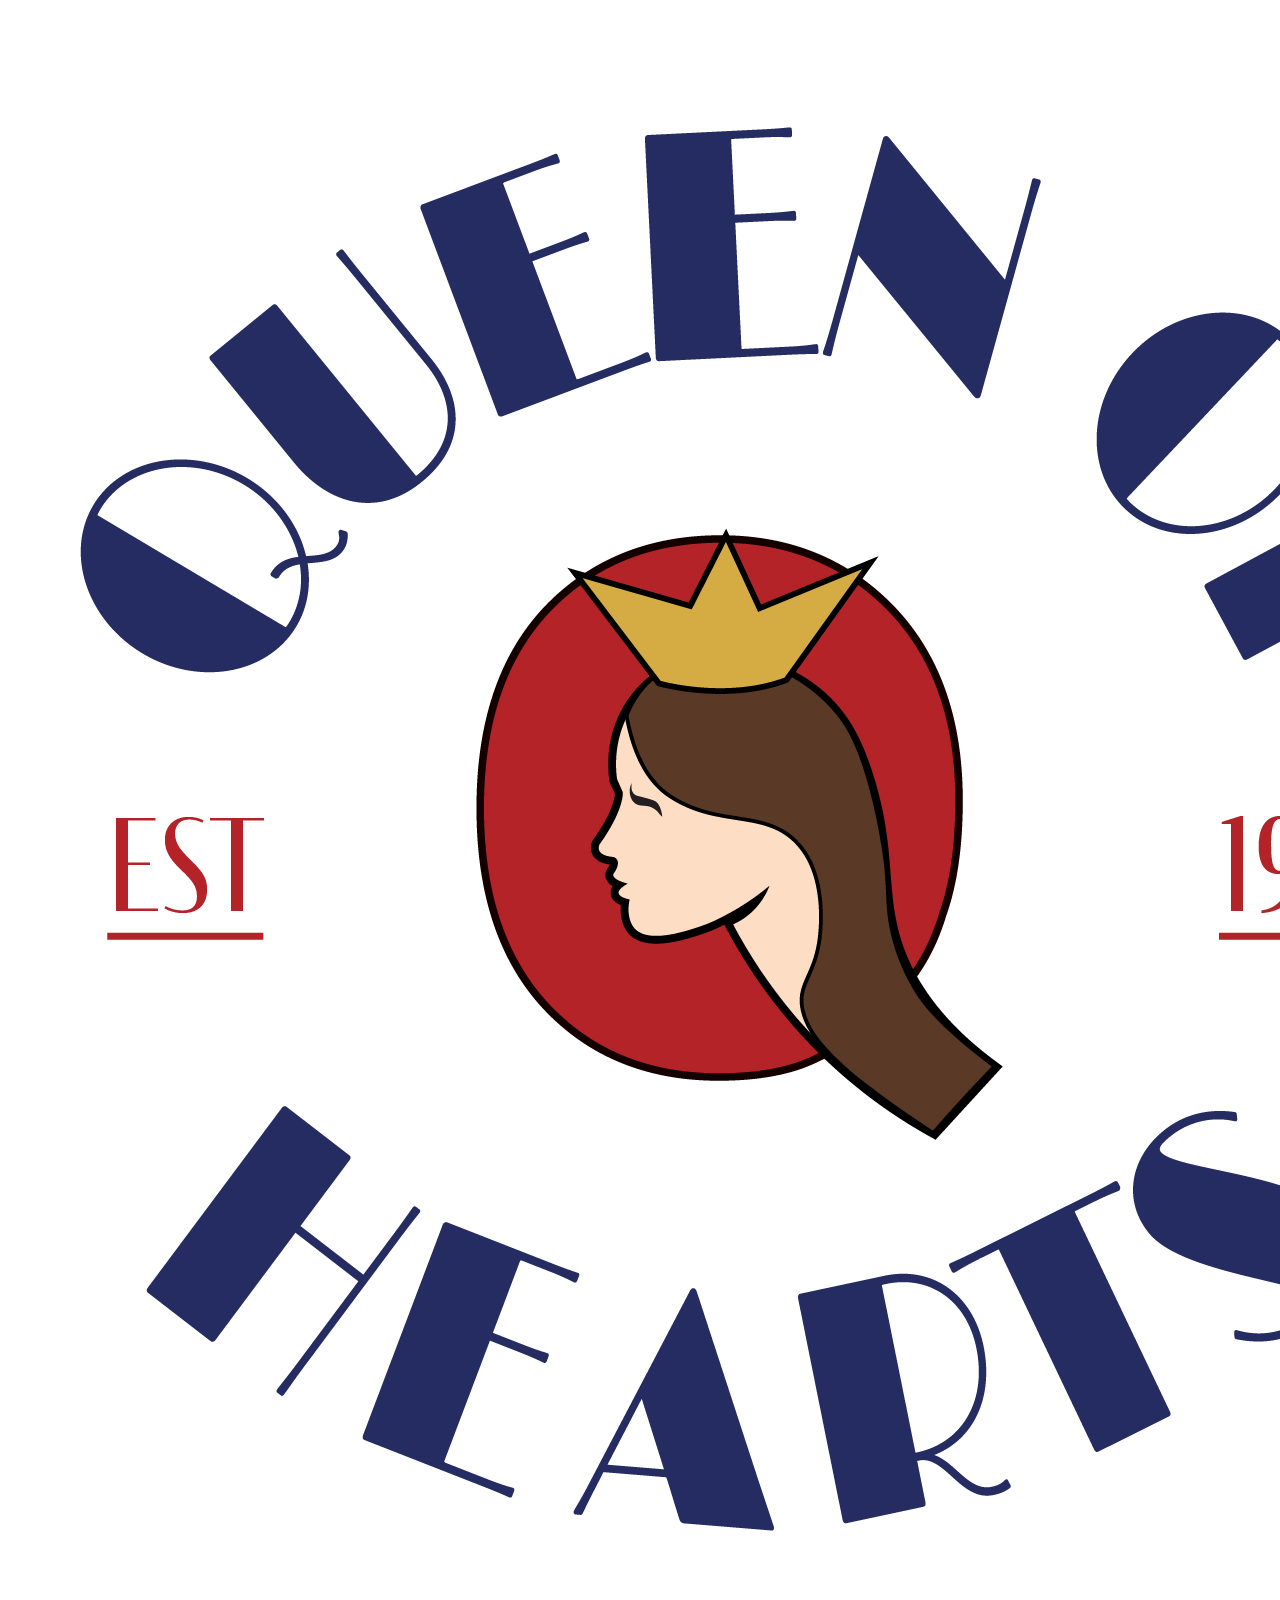
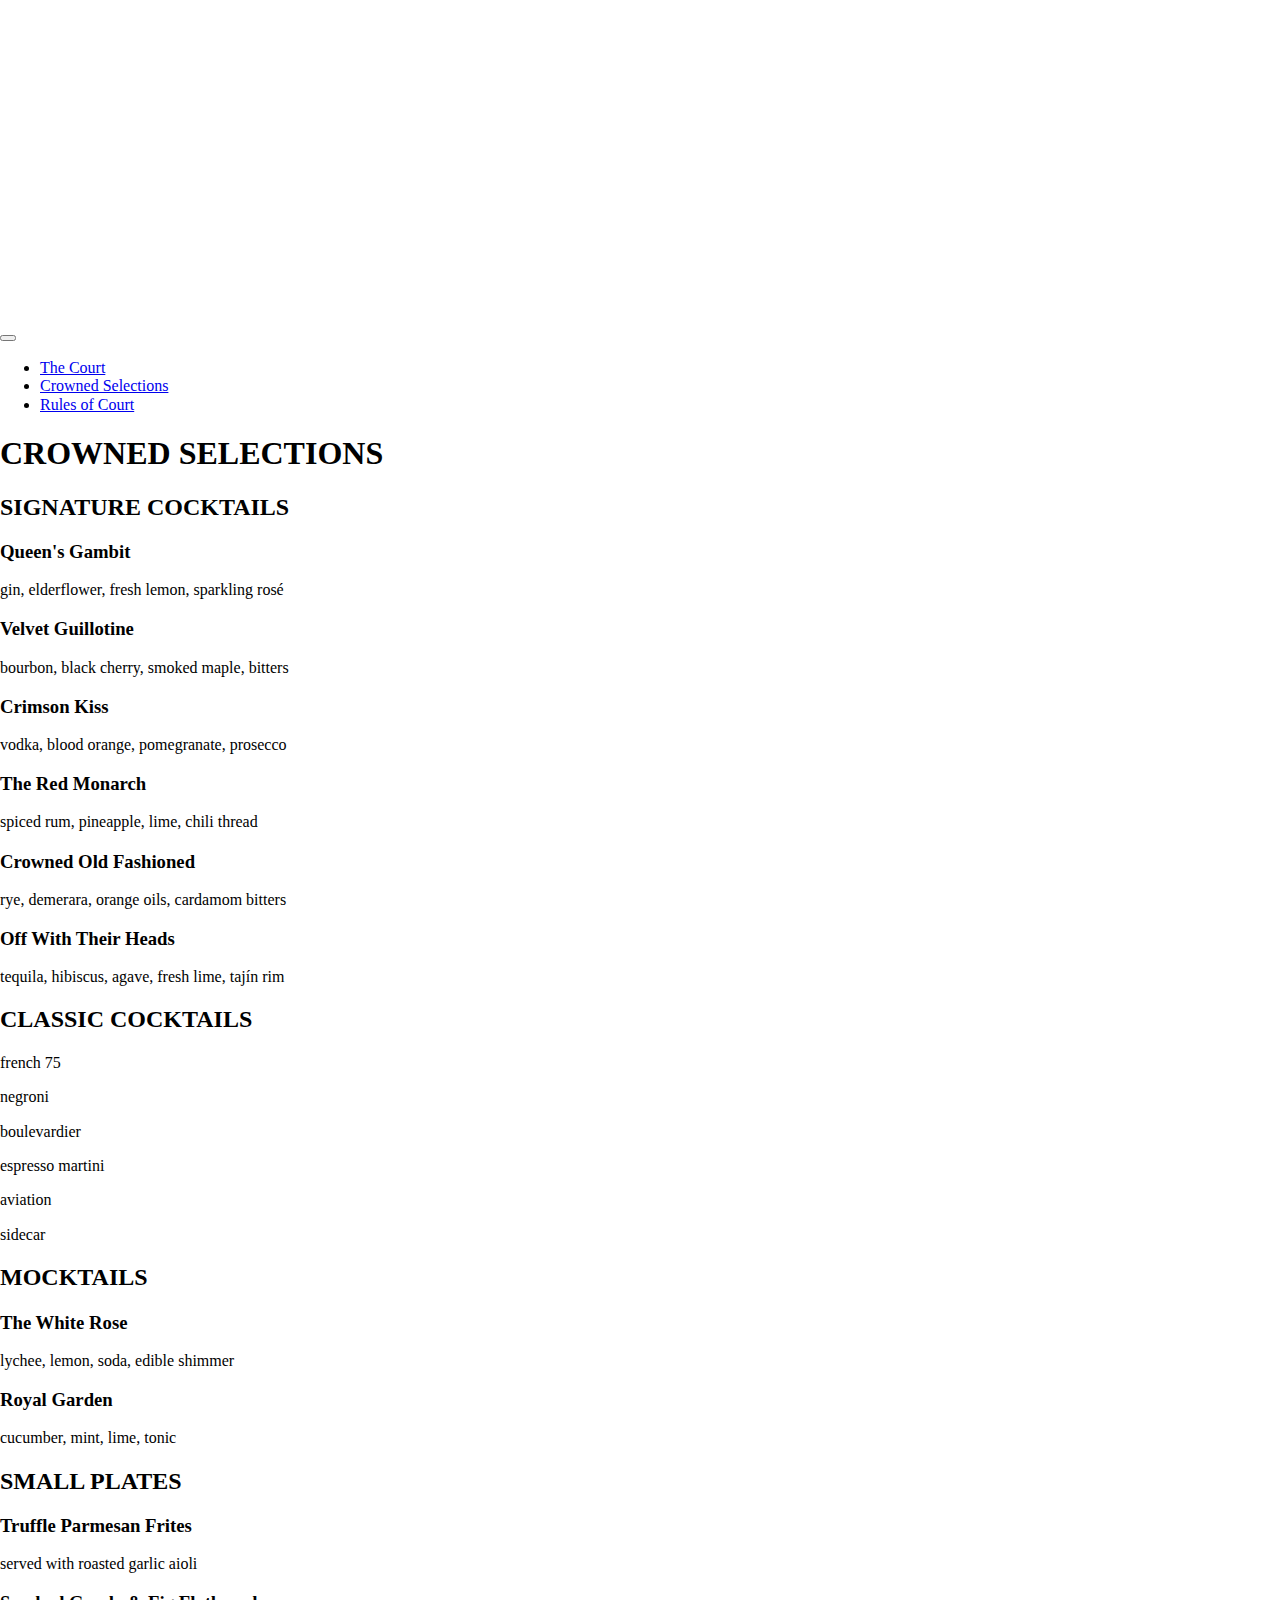
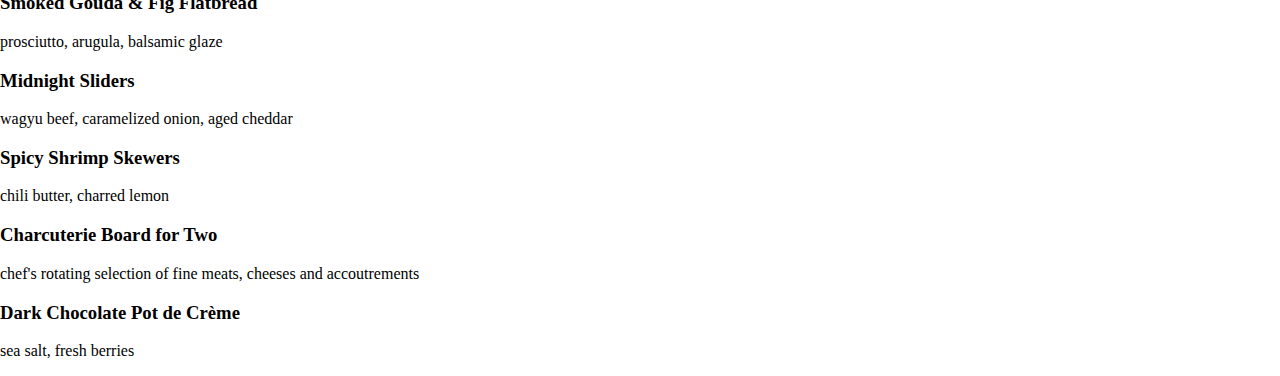
<file: menu.html>
<!doctype html>
<html class="no-js" lang="en">

<head>
  <meta charset="utf-8">
  <title>Responsive Layouts</title>
  <meta name="description" content="This site is for an imaginary bar called the Queen of Hearts">
  <meta name="viewport" content="width=device-width, initial-scale=1">

  <meta property="og:title" content="">
  <meta property="og:type" content="">
  <meta property="og:url" content="">
  <meta property="og:image" content="">

  <link rel="manifest" href="site.webmanifest">
  <link rel="icon" href="icon.png">
  <!-- Place favicon.ico in the root directory -->

  <link rel="stylesheet" href="css/normalize.css">
  <link rel="stylesheet" href="css/main.css">

  <meta name="theme-color" content="#fafafa">

<link rel="preconnect" href="https://fonts.googleapis.com">
<link rel="preconnect" href="https://fonts.gstatic.com" crossorigin>
<link href="https://fonts.googleapis.com/css2?family=Limelight&family=Roboto+Condensed:ital,wght@0,100..900;1,100..900&display=swap" rel="stylesheet">

</head>

<body>

  <!-- navbar -->
 
  <nav class="navbar">
    <div class="logo">
        <a href="index.html" target="_blank"><img src="./img/QUEENOFHEARTSLOGO.png" alt="button to home"></a>
    </div>

    <div class="navbar-container">
        <button class="navbar-toggle">
        <span class="bar"></span>
        <span class="bar"></span>
        <span class="bar"></span>
      </button>

      <ul class="navbar-menu">
        <li><a href="#">The Court</a></li>
        <li><a href="#">Crowned Selections</a></li>
        <li><a href="#">Rules of Court</a></li>
      </ul>
    </div>
   </nav>

   <!-- End Nav -->


        <!-- Menu -->
      <div class="menu">
        <header>
          <h1>CROWNED SELECTIONS</h1>
        </header>

        <h2>SIGNATURE COCKTAILS</h2>

          <h3>Queen's Gambit</h3>
            <p>gin, elderflower, fresh lemon, sparkling rosé</p>
          <h3>Velvet Guillotine</h3>
            <p>bourbon, black cherry, smoked maple, bitters</p>
          <h3>Crimson Kiss</h3>
            <p>vodka, blood orange, pomegranate, prosecco</p>
          <h3>The Red Monarch</h3>
            <p>spiced rum, pineapple, lime, chili thread</p>
          <h3>Crowned Old Fashioned</h3>
            <p>rye, demerara, orange oils, cardamom bitters</p>
          <h3>Off With Their Heads</h3>
            <p>tequila, hibiscus, agave, fresh lime, tajín rim</p>

        <h2>CLASSIC COCKTAILS</h2>
        
            <p>french 75</p>
            <p>negroni</p>
            <p>boulevardier</p>
            <p>espresso martini</p>
            <p>aviation</p>
            <p>sidecar</p>

        <h2>MOCKTAILS</h2>

          <h3>The White Rose</h3>
            <p>lychee, lemon, soda, edible shimmer</p>
          <h3>Royal Garden</h3>
            <p>cucumber, mint, lime, tonic</p>

        <h2>SMALL PLATES</h2>

          <h3>Truffle Parmesan Frites</h3>
            <p>served with roasted garlic aioli</p>
          <h3>Smoked Gouda & Fig Flatbread</h3>
            <p>prosciutto, arugula, balsamic glaze</p>
          <h3>Midnight Sliders</h3>
            <p>wagyu beef, caramelized onion, aged cheddar</p>
          <h3>Spicy Shrimp Skewers</h3>
            <p>chili butter, charred lemon</p>
          <h3>Charcuterie Board for Two</h3>
            <p>chef's rotating selection of fine meats, cheeses and accoutrements</p>
          <h3>Dark Chocolate Pot de Crème</h3>
            <p>sea salt, fresh berries</p>
        </div>
    



     
 
        <!-- Place your site's HTML here -->

  <script src="js/main.js"></script>
  

</body>


</html>
</file>
<file: css/main.css>
/* Place CSS styles here */
</file>
